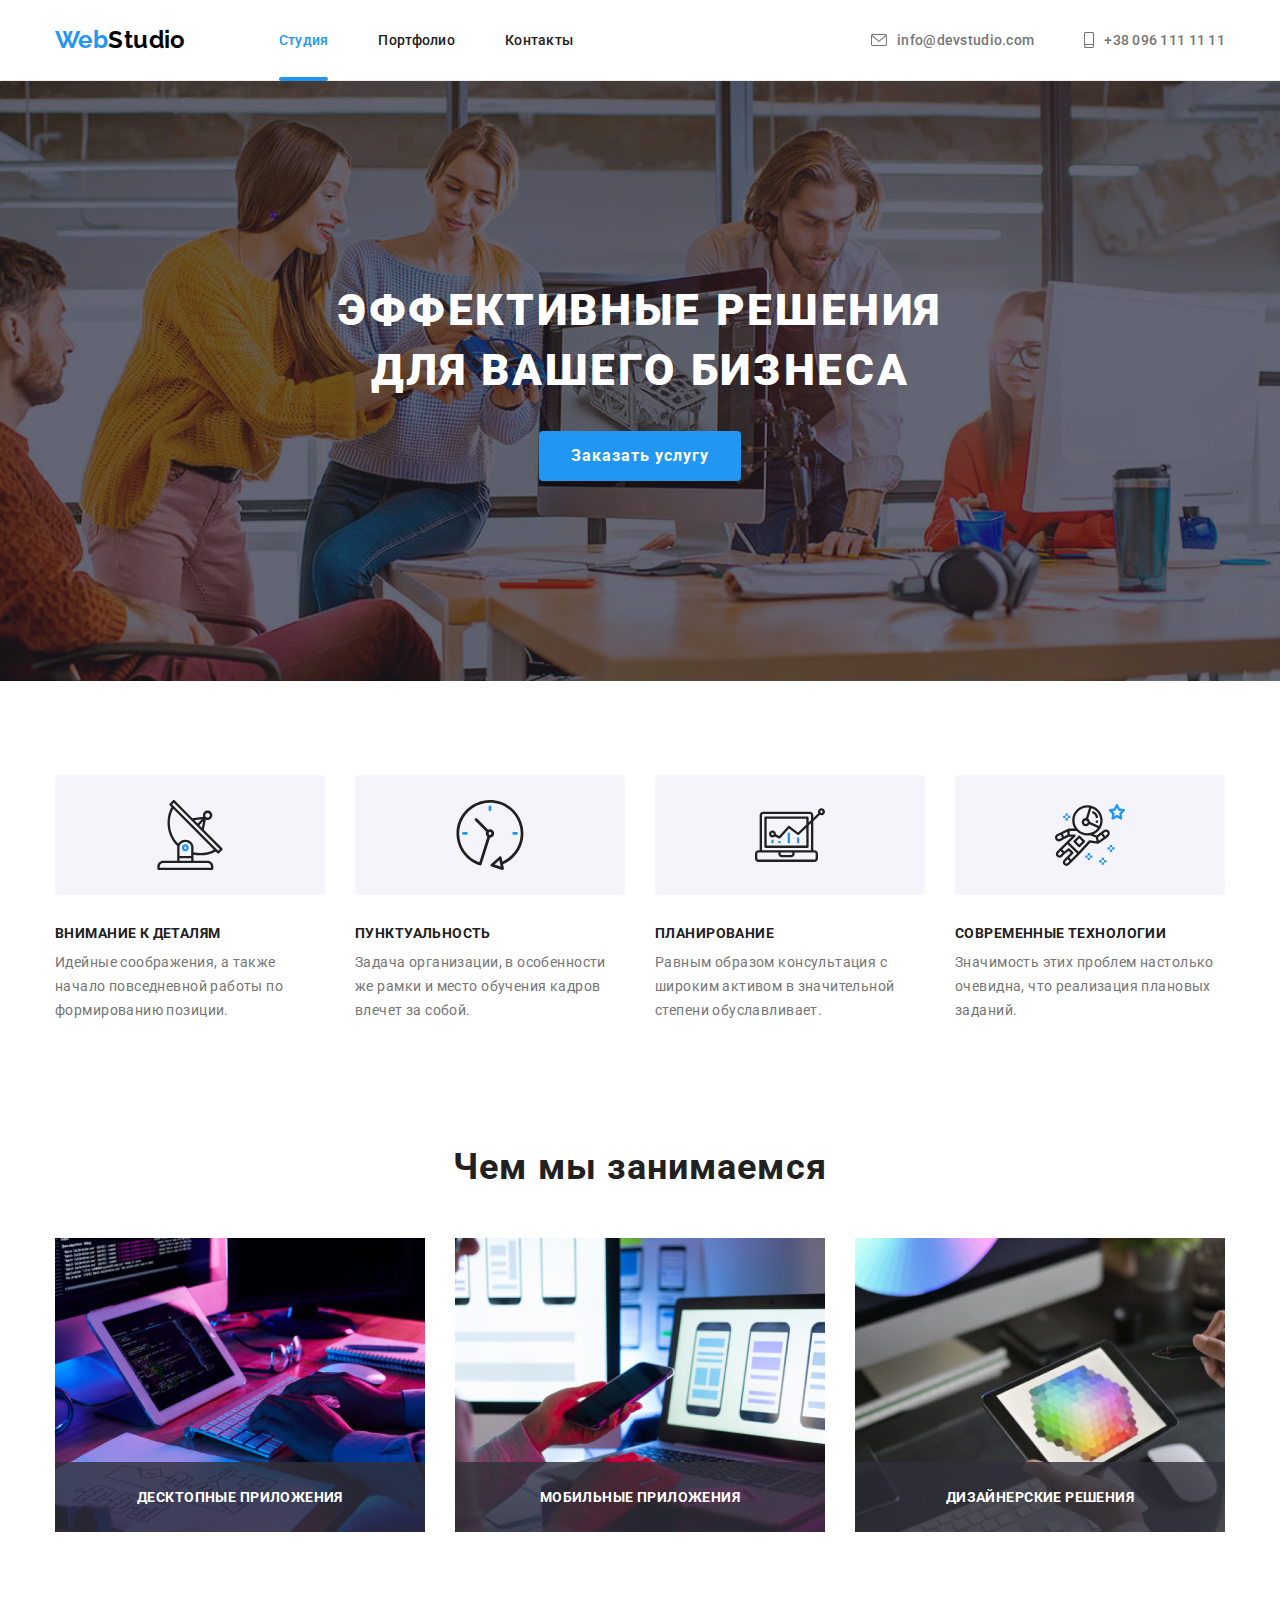
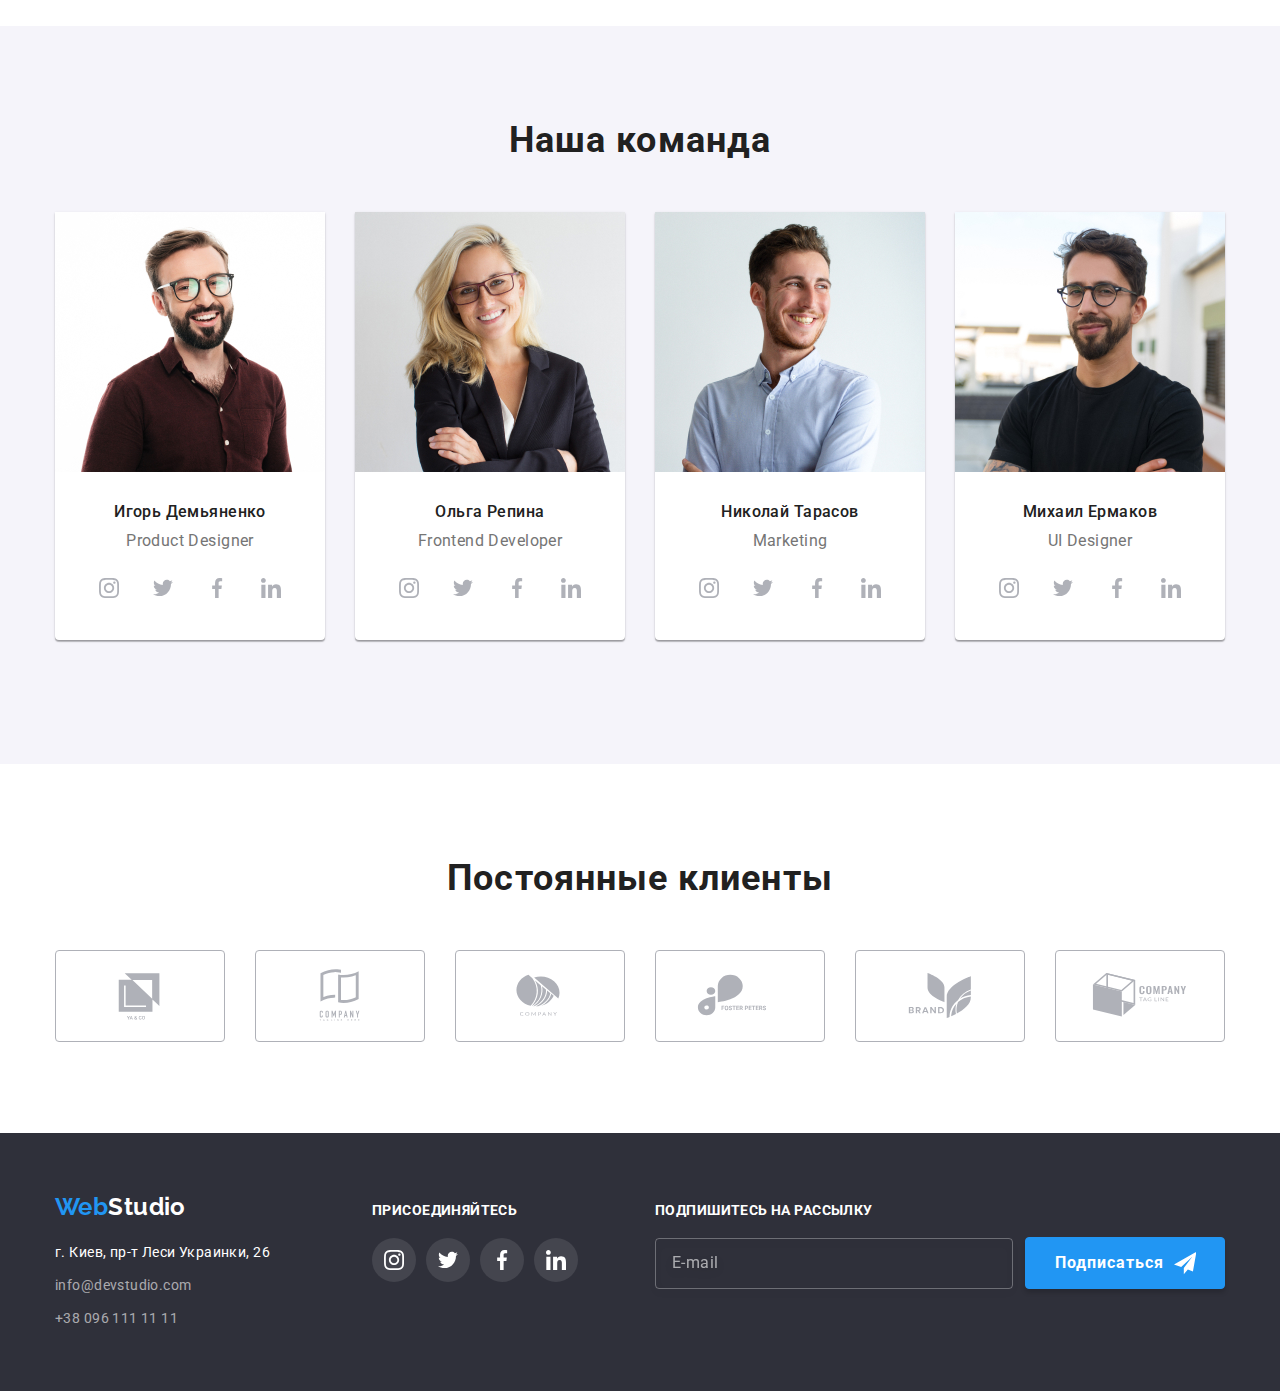
<file: index.html>
<!DOCTYPE html>
<html lang="ru">
<head>
    <meta charset="UTF-8">
    <meta http-equiv="X-UA-Compatible" content="IE=edge">
    <meta name="viewport" content="width=device-width, initial-scale=1.0">
    <link rel="stylesheet" href="https://cdnjs.cloudflare.com/ajax/libs/modern-normalize/1.0.0/modern-normalize.min.css" />
    <link rel="preconnect" href="https://fonts.gstatic.com">
    <link href="https://fonts.googleapis.com/css2?family=Raleway:wght@700&family=Roboto:wght@400;500;700;900&display=swap"
        rel="stylesheet">
    <!-- <link rel="stylesheet" href="./css/style.css"> -->
    <link rel="stylesheet" href="./css/main.min.css">
    <title>WEBStudio</title>
</head>
<body id="page_top">
                <!-- шапка -->
    <header class='header'>
                <!-- навигация -->
        <div class="container flex-item-center">
            <nav class="header__nav flex-item-center"> 
                <a class="logo logo--header link" href="./index.html" lang="en"> <span class="logo__web">Web</span>Studio</a>                  
                <ul class="header__nav__list list ">
                    <li class="header__nav__item"><a class="header__list__item link header-current" href="./index.html">Студия</a></li>
                    <li class="header__nav__item"><a class="header__list__item link" href="./portfolio.html">Портфолио</a></li>
                    <li class="header__nav__item"><a class="header__list__item link" href="#page_bottom">Контакты</a></li> 
                </ul>   
            </nav> 
            <button type="button" class="modal-menu__button" data-menu-button>
                <svg class="modal-menu__button__modal-icon-open">
                    <use href="./images/icons.svg#icon-menu-open">
                    </use>
                </svg>
            </button>
            <ul class="header__content list">
                <li class="header__content__list">
                    <a class="header__content__item link" href="mailto:info@devstudio.com">
                        <svg width="16" height="12" class="header__icon__mail">
                        <use href="./images/icons.svg#icon-mail">                    
                        </use>
                    </svg>
                        info@devstudio.com</a>
                </li>
                <li class="header__content__list">
                    <a class="header__content__item link" href="tel:+380961111111">
                    <svg width="10" height="16" class="header__icon__smartphone">
                        <use href="./images/icons.svg#icon-smartphone">
                        </use>
                    </svg>
                    +38 096 111 11 11</a></li>
            </ul>
            <div class="modal-menu" data-menu>
                <div class="modal-menu__container">
                    <button type="button" class="modal-menu__close-button" data-menu-close>
                        <svg class="modal-menu__close-button__modal-icon-close">
                            <use href="./images/icons.svg#icon-menu-close">
                            </use>
                        </svg>
                    </button>
                    <ul class="modal-menu__navigation list">
                        <li class="navigation__list">
                            <a class="navigation__item link header-current" href="./index.html">Студия</a>
                        </li>
                        <li class="navigation__list">
                            <a class="navigation__item link" href="./portfolio.html">Портфолио</a>
                        </li>
                        <li class="navigation__list">
                            <a class="navigation__item link" href="#page_bottom">Контакты</a>
                        </li>
                    </ul>
                    <div>
                    <ul class="modal-menu__contacts list">
                        <li class="contacts__list">
                            <a class="contacts__item-tel link" href="tel:+380961111111">+38096 111 11 11</a>
                        </li>
                        <li class="contacts__list">
                            <a class="contacts__item-mail link" href="mailto:info@devstudio.com">info@devstudio.com</a>
                        </li>
                    </ul>
                    <ul class="modal-menu__social list">
                        <li class="modal-menu__social__list">
                            <a class="modal-menu__social__item link" href="https://www.instagram.com/">Instagram</a>
                        </li>
                        <li class="modal-menu__social__list">
                            <a class="modal-menu__social__item link" href="https://twitter.com/">Twitter</a>
                        </li>
                        <li class="modal-menu__social__list">
                            <a class="modal-menu__social__item link" href="https://www.facebook.com/">Facebook</a>
                        </li>
                        <li class="modal-menu__social__list">
                            <a class="modal-menu__social__item link" href="https://www.linkedin.com/">Linkedin</a>
                        </li>
                    </ul>
                    </div>
                </div>
                
            </div>
        </div>
        
    </header>
    <main>
                
        <!-- hero -->

            <section class="hero">
                    <div class="container">
                        <h1 class="hero__title">Эффективные решения для вашего бизнеса</h1>
                        <button class="hero__button" type="button" data-modal-open> Заказать услугу</button>
                    </div>
            </section>
        <!-- webstudio prefs -->
            <section class="section-half-bottom" >
                        <div class="container">
                    <!-- hiden head h2  -->
                    <h2 class="hiden-title">Преимущества веб студии</h2>
                    <!--  hiden head h2 -->
                    <ul class='prefs list'>
                        <li class='prefs__item'>
                            <div class="prefs__bg">
                                <svg width='70' height='70'>
                                    <use href="./images/icons.svg#icon-antenna">
                                    </use>
                                </svg> 
                            </div>                        
                            <h3 class='prefs__item__h'>Внимание к деталям</h3>
                            <p class=prefs__item__p>Идейные соображения, а также начало повседневной работы по формированию позиции.</p>
                        </li>
                        <li class='prefs__item'>
                            <div class="prefs__bg">
                                <svg width='70' height='70'>
                                    <use href="./images/icons.svg#icon-clock">
                                    </use>
                                </svg>
                            </div>
                            <h3 class='prefs__item__h'>Пунктуальность</h3>
                            <p class=prefs__item__p>Задача организации, в особенности же рамки и место обучения кадров влечет за собой.</p>
                        </li>
                        <li class='prefs__item'>
                            <div class="prefs__bg">
                                <svg width='70' height='70'>
                                    <use href=./images/icons.svg#icon-diagram>
                                    </use>
                                </svg>
                            </div>
                            <h3 class='prefs__item__h'>Планирование</h3>
                            <p class=prefs__item__p>Равным образом консультация с широким активом в значительной степени обуславливает.</p>
                        </li>
                        <li class='prefs__item'>
                            <div class="prefs__bg">
                                <svg width='70' height='70'>
                                    <use href=./images/icons.svg#icon-astronaut>
                                    </use>
                                </svg>
                            </div>
                            <h3 class='prefs__item__h'>Современные технологии</h3>
                            <p class=prefs__item__p>Значимость этих проблем настолько очевидна, что реализация плановых заданий.</p>
                        </li>
                    </ul>
                        </div>
            </section>

                
                <!-- Чем мы занимаемся -->
         <section class='section-half-top what-wedo'>
            <div class="container">
                <h2 class='section-title section-title--h-indent '>Чем мы занимаемся</h2>
                <ul class='what-wedo__list flex list'>
                    <li class='what-wedo__list__item'>
                        <picture class="wedo__list__picture">
                            <source
                                srcset="./images/1200/wedo-1200-x1/wedo-card-1200-x1-(1).jpg 1x, ./images/1200/wedo-1200-x2/wedo-card-1200-(1)@2x.jpg 2x" media="(min-width: 1200px)">
                            <img src="#" alt="Десктопные приложения" width="370" height="294">
                        </picture>
                    <p class="wrapper-description wrapper-description--what-wedo">Десктопные приложения</p></li>
                    <li class='what-wedo__list__item'>
                        <picture class="wedo__list__picture">
                            <source
                                srcset="./images/1200/wedo-1200-x1/wedo-card-1200-x1-(2).jpg 1x, ./images/1200/wedo-1200-x2/wedo-card-1200-(2)@2x.jpg 2x"
                                media="(min-width: 1200px)">
                            <img src="#" alt="Мобильные приложения" width="370" height="294">
                        </picture>
                    <p class="wrapper-description  wrapper-description--what-wedo">Мобильные приложения</p></li>
                    <li class='what-wedo__list__item'>
                        <picture class="wedo__list__picture">
                            <source
                                srcset="./images/1200/wedo-1200-x1/wedo-card-1200-x1-(3).jpg 1x, ./images/1200/wedo-1200-x2/wedo-card-1200-(3)@2x.jpg 2x"
                                media="(min-width: 1200px)">
                            <img src="#" alt="Дизайнерские решения" width="370" height="294">
                        </picture>
                    <p class="wrapper-description wrapper-description--what-wedo">Дизайнерские решения</p></li>
                </ul>
            </div>
         </section>

                <!-- Наша команда -->

            <section class='section our-team'>
                <div class="container">
                    <h2 class='section-title section-title--h-indent '>Наша команда</h2>
                    <ul class='our-team__list list'>
                        <li class='our-team__list__item'>
                            <picture class="our-team__list__picture">
                                <source srcset="./images/1200/team-1200-x1/team-card-1200-x1-(1).jpg 1x, ./images/1200/team-1200-x2/team-card-1200-(1)@2x.jpg 2x" media="(min-width: 1200px)">
                                <source srcset="./images/768/team-768-x1/team-card-768-x1-(1).jpg 1x, ./images/768/team-768-x2/team-card-768-(1)@2x.jpg 2x" media="(min-width: 768px)">
                                <source srcset="./images/480/team-480-x1/team-card-480-x1-(1).jpg 1x, ./images/480/team-480-x2/team-card-480-(1)@2x.jpg 2x" media="(min-width: 480px)">
                                <source srcset="./images/320/team-320-x1/team-card-320-x1-(1).jpg 1x, ./images/320/team-320-x2/team-card-320-(1)@2x.jpg 2x" media="(min-width: 320px)">
                                <img class='our-team__list__i' src="#" alt="фото Игоря">
                            </picture>
                            <div class="our-team__list__description">
                                <h3  class='our-team__list__description__h'>Игорь Демьяненко</h3>
                                <p  class='our-team__list__description__p' lang="en">Product Designer</p>
                                <ul class="social-list item-center list">
                                    <li class="social-list__item">
                                        <a class="social-list__item__link" href="https://www.instagram.com/">
                                            <svg class="social-list__icon" width="20" height="20">
                                                <use href=./images/icons.svg#icon-instagram></use>
                                            </svg>
                                        </a>
                                    </li>
                                    <li class="social-list__item">
                                        <a class="social-list__item__link" href="https://twitter.com/">
                                            <svg class="social-list__icon" width="20" height="20">
                                                <use href=./images/icons.svg#icon-twitter></use>
                                            </svg>
                                        </a>
                                    </li>
                                    <li class="social-list__item">
                                        <a class="social-list__item__link" href="https://www.facebook.com/">
                                            <svg class="social-list__icon" width="20" height="20">
                                                <use href=./images/icons.svg#icon-facebook></use>
                                            </svg>
                                        </a>
                                    </li>
                                    <li class="social-list__item">
                                        <a class="social-list__item__link" href="https://www.linkedin.com/">
                                            <svg class="social-list__icon" width="20" height="20">
                                                <use href=./images/icons.svg#icon-linkedin></use>
                                            </svg>
                                        </a>
                                    </li>
                                </ul>
                            </div>
                        </li>
                        <li class='our-team__list__item'>
                            <picture class="our-team__list__picture">
                                <source
                                    srcset="./images/1200/team-1200-x1/team-card-1200-x1-(2).jpg 1x, ./images/1200/team-1200-x2/team-card-1200-(2)@2x.jpg 2x" media="(min-width: 1200px)">
                                <source
                                    srcset="./images/768/team-768-x1/team-card-768-x1-(2).jpg 1x, ./images/768/team-768-x2/team-card-768-(2)@2x.jpg 2x" media="(min-width: 768px)">
                                <source
                                    srcset="./images/480/team-480-x1/team-card-480-x1-(2).jpg 1x, ./images/480/team-480-x2/team-card-480-(2)@2x.jpg 2x" media="(min-width: 480px)">
                                <source
                                    srcset="./images/320/team-320-x1/team-card-320-x1-(2).jpg 1x, ./images/320/team-320-x2/team-card-320-(2)@2x.jpg 2x" media="(min-width: 320px)">
                                <img class='our-team__list__i' src="#" alt="фото Ольги">
                            </picture>
                            <div class="our-team__list__description">
                                <h3 class='our-team__list__description__h'>Ольга Репина</h3>
                                <p class='our-team__list__description__p' lang="en">Frontend Developer</p>
                                <ul class="social-list item-center list">
                                    <li class="social-list__item">
                                        <a class="social-list__item__link" href="https://www.instagram.com/">
                                            <svg class="social-list__icon" width="20" height="20">
                                                <use href=./images/icons.svg#icon-instagram></use>
                                            </svg>
                                        </a>
                                    </li>
                                    <li class="social-list__item">
                                        <a class="social-list__item__link" href="https://twitter.com/">
                                            <svg class="social-list__icon" width="20" height="20">
                                                <use href=./images/icons.svg#icon-twitter></use>
                                            </svg>
                                        </a>
                                    </li>
                                    <li class="social-list__item">
                                        <a class="social-list__item__link" href="https://www.facebook.com/">
                                            <svg class="social-list__icon" width="20" height="20">
                                                <use href=./images/icons.svg#icon-facebook></use>
                                            </svg>
                                        </a>
                                    </li>
                                    <li class="social-list__item">
                                        <a class="social-list__item__link" href="https://www.linkedin.com/">
                                            <svg class="social-list__icon" width="20" height="20">
                                                <use href=./images/icons.svg#icon-linkedin></use>
                                            </svg>
                                        </a>
                                    </li>
                                </ul>
                            </div>
                        </li>
                        <li class='our-team__list__item'>
                        <picture class="our-team__list__picture">
                            <source
                                srcset="./images/1200/team-1200-x1/team-card-1200-x1-(3).jpg 1x, ./images/1200/team-1200-x2/team-card-1200-(3)@2x.jpg 2x" media="(min-width: 1200px)">
                            <source
                                srcset="./images/768/team-768-x1/team-card-768-x1-(3).jpg 1x, ./images/768/team-768-x2/team-card-768-(3)@2x.jpg 2x" media="(min-width: 768px)">
                            <source
                                srcset="./images/480/team-480-x1/team-card-480-x1-(3).jpg 1x, ./images/480/team-480-x2/team-card-480-(3)@2x.jpg 2x" media="(min-width: 480px)">
                            <source
                                srcset="./images/320/team-320-x1/team-card-320-x1-(3).jpg 1x, ./images/320/team-320-x2/team-card-320-(3)@2x.jpg 2x" media="(min-width: 320px)">
                            <img class='our-team__list__i' src="#" alt="фото Николая">
                        </picture>
                            <div class="our-team__list__description">
                                <h3 class='our-team__list__description__h'>Николай Тарасов</h3>
                                <p class='our-team__list__description__p' lang="en">Marketing</p>
                                <ul class="social-list item-center list">
                                    <li class="social-list__item">
                                        <a class="social-list__item__link" href="https://www.instagram.com/">
                                            <svg class="social-list__icon" width="20" height="20">
                                                <use href=./images/icons.svg#icon-instagram></use>
                                            </svg>
                                        </a>
                                    </li>
                                    <li class="social-list__item">
                                        <a class="social-list__item__link" href="https://twitter.com/">
                                            <svg class="social-list__icon" width="20" height="20">
                                                <use href=./images/icons.svg#icon-twitter></use>
                                            </svg>
                                        </a>
                                    </li>
                                    <li class="social-list__item">
                                        <a class="social-list__item__link" href="https://www.facebook.com/">
                                            <svg class="social-list__icon" width="20" height="20">
                                                <use href=./images/icons.svg#icon-facebook></use>
                                            </svg>
                                        </a>
                                    </li>
                                    <li class="social-list__item">
                                        <a class="social-list__item__link" href="https://www.linkedin.com/">
                                            <svg class="social-list__icon" width="20" height="20">
                                                <use href=./images/icons.svg#icon-linkedin></use>
                                            </svg>
                                        </a>
                                    </li>
                                </ul>
                            </div>
                        </li>
                        <li class='our-team__list__item'>
                        <picture class="our-team__list__picture">
                            <source
                                srcset="./images/1200/team-1200-x1/team-card-1200-x1-(4).jpg 1x, ./images/1200/team-1200-x2/team-card-1200-(4)@2x.jpg 2x" media="(min-width: 1200px)">
                            <source
                                srcset="./images/768/team-768-x1/team-card-768-x1-(4).jpg 1x, ./images/768/team-768-x2/team-card-768-(4)@2x.jpg 2x" media="(min-width: 768px)">
                            <source
                                srcset="./images/480/team-480-x1/team-card-480-x1-(4).jpg 1x, ./images/480/team-480-x2/team-card-480-(4)@2x.jpg 2x" media="(min-width: 480px)">
                            <source
                                srcset="./images/320/team-320-x1/team-card-320-x1-(4).jpg 1x, ./images/320/team-320-x2/team-card-320-(4)@2x.jpg 2x" media="(min-width: 320px)">
                            <img class='our-team__list__i' src="#" alt="фото Михаила">
                        </picture>
                            <div class="our-team__list__description">
                                <h3 class='our-team__list__description__h'>Михаил Ермаков</h3>
                                <p class='our-team__list__description__p' lang="en">UI Designer</p>
                                <ul class="social-list item-center list">
                                    <li class="social-list__item">
                                        <a class="social-list__item__link" href="https://www.instagram.com/">
                                            <svg class="social-list__icon" width="20" height="20">
                                                <use href=./images/icons.svg#icon-instagram></use>
                                            </svg>
                                        </a>
                                    </li>
                                    <li class="social-list__item">
                                        <a class="social-list__item__link" href="https://twitter.com/">
                                            <svg class="social-list__icon" width="20" height="20">
                                                <use href=./images/icons.svg#icon-twitter></use>
                                            </svg>
                                        </a>
                                    </li>
                                    <li class="social-list__item">
                                        <a class="social-list__item__link" href="https://www.facebook.com/">
                                            <svg class="social-list__icon" width="20" height="20">
                                                <use href=./images/icons.svg#icon-facebook></use>
                                            </svg>
                                        </a>
                                    </li>
                                    <li class="social-list__item">
                                        <a class="social-list__item__link" href="https://www.linkedin.com/">
                                            <svg class="social-list__icon" width="20" height="20">
                                                <use href=./images/icons.svg#icon-linkedin></use>
                                            </svg>
                                        </a>
                                    </li>
                                </ul>
                            </div>
                        </li>
                    </ul>
                </div>
            </section>
                            <!-- clients -->
            <section class="section-clients">
                <div class="container">
                    <h2 class="section-title section-title--h-indent ">Постоянные клиенты</h2>
                    <ul class="client__list list">
                        <li class="clients__logo">
                            <a class="clients__logo__icon" href="#">
                                <svg width="106" height="60">
                                    <use href="./images/icons.svg#icon-logo"></use>
                                </svg>
                            </a>
                        </li>
                        <li class="clients__logo">
                            <a class="clients__logo__icon" href="#">
                                <svg  width="106" height="60">
                                    <use href="./images/icons.svg#icon-logo-1"></use>
                                </svg>
                            </a>
                        </li>
                        <li class="clients__logo">
                            <a class="clients__logo__icon" href="#">
                                <svg width="106" height="60">
                                    <use href="./images/icons.svg#icon-logo-2"></use>
                                </svg>
                            </a>
                        </li>
                        <li class="clients__logo">
                            <a class="clients__logo__icon" href="#">
                                <svg width="106" height="60">
                                    <use href="./images/icons.svg#icon-logo-3"></use>
                                </svg>
                            </a>
                        </li>
                        <li class="clients__logo">
                            <a class="clients__logo__icon" href="#">
                                <svg width="106" height="60">
                                    <use href="./images/icons.svg#icon-logo-4"></use>
                                </svg>
                            </a>
                        </li>
                        <li class="clients__logo">
                            <a class="clients__logo__icon" href="#">
                                <svg width="106" height="60">
                                    <use href="./images/icons.svg#icon-logo-5"></use>
                                </svg>
                            </a>
                        </li>
                    </ul>

                </div>
            </section>

    </main>
               
            <!-- футер -->
        
    <footer  class='footer'>
        <div class="container flex-items-baseline">
                    <!-- adress container -->
            <div class="footer__adress__container">
                <a class="logo logo--footer link" href="#page_top" lang="en"> <span class="logo__web">Web</span>Studio</a>
                <address class='footer-adress'>                
                    <ul id="page_bottom" class='adress list'>
                        <li class='footer-adress__item'>
                            <a class='footer-adress__map link' href="https://goo.gl/maps/jqeXpjSZVA85hrm66" rel="noreferrer noopener">г. Киев, пр-т Леси Украинки, 26</a>
                        </li>
                        <li class='footer-adress__item'>
                            <a class='footer-adress__cont link' href="mailto:info@devstudio.com">info@devstudio.com</a>
                        </li>
                        <li class='footer-adress__item'>
                            <a class='footer-adress__cont link' href="tel:+380961111111">+38 096 111 11 11</a>
                        </li>
                    </ul>
                </address>
            </div>
                    <!-- follow container -->
            <div class="footer-follow footer-follow--right">
                <h3 class="wrapper-description wrapper-description--follow-us">присоединяйтесь</h3>
                <ul class="social-list item-center flex list">
                    <li class="social-list__item social-list__item--background">
                        <a class="social-list__item__link social-list__item__link--text__white" href="https://www.instagram.com/">
                            <svg class="social-list__icon" width="20" height="20">
                                <use href=./images/icons.svg#icon-instagram></use>
                            </svg>
                        </a>
                    </li>
                    <li class="social-list__item social-list__item--background">
                        <a class="social-list__item__link social-list__item__link--text__white" href="https://twitter.com/">
                            <svg class="social-list__icon" width="20" height="20">
                                <use href=./images/icons.svg#icon-twitter></use>
                            </svg>
                        </a>
                    </li>
                    <li class="social-list__item social-list__item--background">
                        <a class="social-list__item__link social-list__item__link--text__white" href="https://www.facebook.com/">
                            <svg class="social-list__icon" width="20" height="20">
                                <use href=./images/icons.svg#icon-facebook></use>
                            </svg>
                        </a>
                    </li>
                    <li class="social-list__item social-list__item--background">
                        <a class="social-list__item__link social-list__item__link--text__white" href="https://www.linkedin.com/">
                            <svg class="social-list__icon" width="20" height="20">
                                <use href=./images/icons.svg#icon-linkedin></use>
                            </svg>
                        </a>
                    </li>
                </ul>
            </div>
                            <!-- subscribe on us -->
            <div class="footer-subscribe footer-subscribe--end">
                <form action="#" class="footer-subscribe-form">
                    <div class="footer-subscribe-form__container">
                        <label for="footer-email" class="wrapper-description wrapper-description--subscribe">Подпишитесь на рассылку</label>
                        <input id="footer-email" class="footer-subscribe-form__email" type="email" name="subscribe-email" placeholder="E-mail" required>
                    </div>
                    <button type="submit" class="footer-subscribe-button">Подписаться<svg class="footer-subscribe-button__icon">
                            <use href="./images/icons.svg#icon-subscribe"></use>
                        </svg>
                    </button>
                </form>
            </div>
        </div>
    </footer>
    <div class="backdrop is-hidden" data-modal>
        <div class="modal">
            <button class="modal-button-close" data-modal-close type="button">
                <svg class="modal-button-close__icon-close">
                    <use href="./images/icons.svg#icon-close"></use>
                </svg>
            </button>
            <form action="#" class="modal-form">
                <p class="modal-form__title">Оставьте свои данные, мы вам перезвоним</p>
                <div class="album-rotation">
                    <div class="album-rotation__main">
                        <label for="name" class="modal-form__label-text">Имя</label>
                        <div class="modal-form__input-wrapper">
                            <input id="name" class="modal-form__input__text" type="text" name="user-name" placeholder="Имя" required>
                            <svg class="modal-form__input__icon">
                                <use href="./images/icons.svg#icon-person-modal"></use>
                            </svg>
                        </div>
                        <label for="tell" class="modal-form__label-text">Телефон</label>
                        <div class="modal-form__input-wrapper">
                            <input id="tell" class="modal-form__input__text"  type="tel" name="user-tel" placeholder="Телефон" required>
                            <svg class="modal-form__input__icon">
                                <use href="./images/icons.svg#icon-phone-modal"></use>
                            </svg>
                        </div>
                    
                        <label for="email" class="modal-form__label-text">Почта</label>
                        <div class="modal-form__input-wrapper">
                            <input id="email" class="modal-form__input__text"  type="email" name="user-email" placeholder="Почта" required>
                            <svg class="modal-form__input__icon">
                                <use href="./images/icons.svg#icon-email-modal"></use>
                            </svg>
                        </div>
                    </div>
                    <div class="album-rotation__textarea">
                        <label for="area" class="modal-form__label-text">Комментарий</label>
                            <textarea id="area"  class="modal-form__input-textarea"  name="user-comment"  placeholder="Комментарий" ></textarea>
                    </div>
                </div>
                <div class="private-policy modal-form__private-policy--indent">
                        <input id="checkbox" class="private-policy__custom-checkbox"  type="checkbox" name="private" required>
                        <label class="private-policy__label-checkbox" for="checkbox">
                    <span class="private-policy__text" >Соглашаюсь с рассылкой и принимаю <a class="private-policy__link" href="#">Условия договора</a></span>
                    </label>
                </div>
                <button class="modal-button-send" type="submit">Отправить</button>
            </form>

        </div>
    </div>
    <script src="./js/modal.js"></script>
    <script src="./js/menu.js"></script>
</body>
</html>
</file>
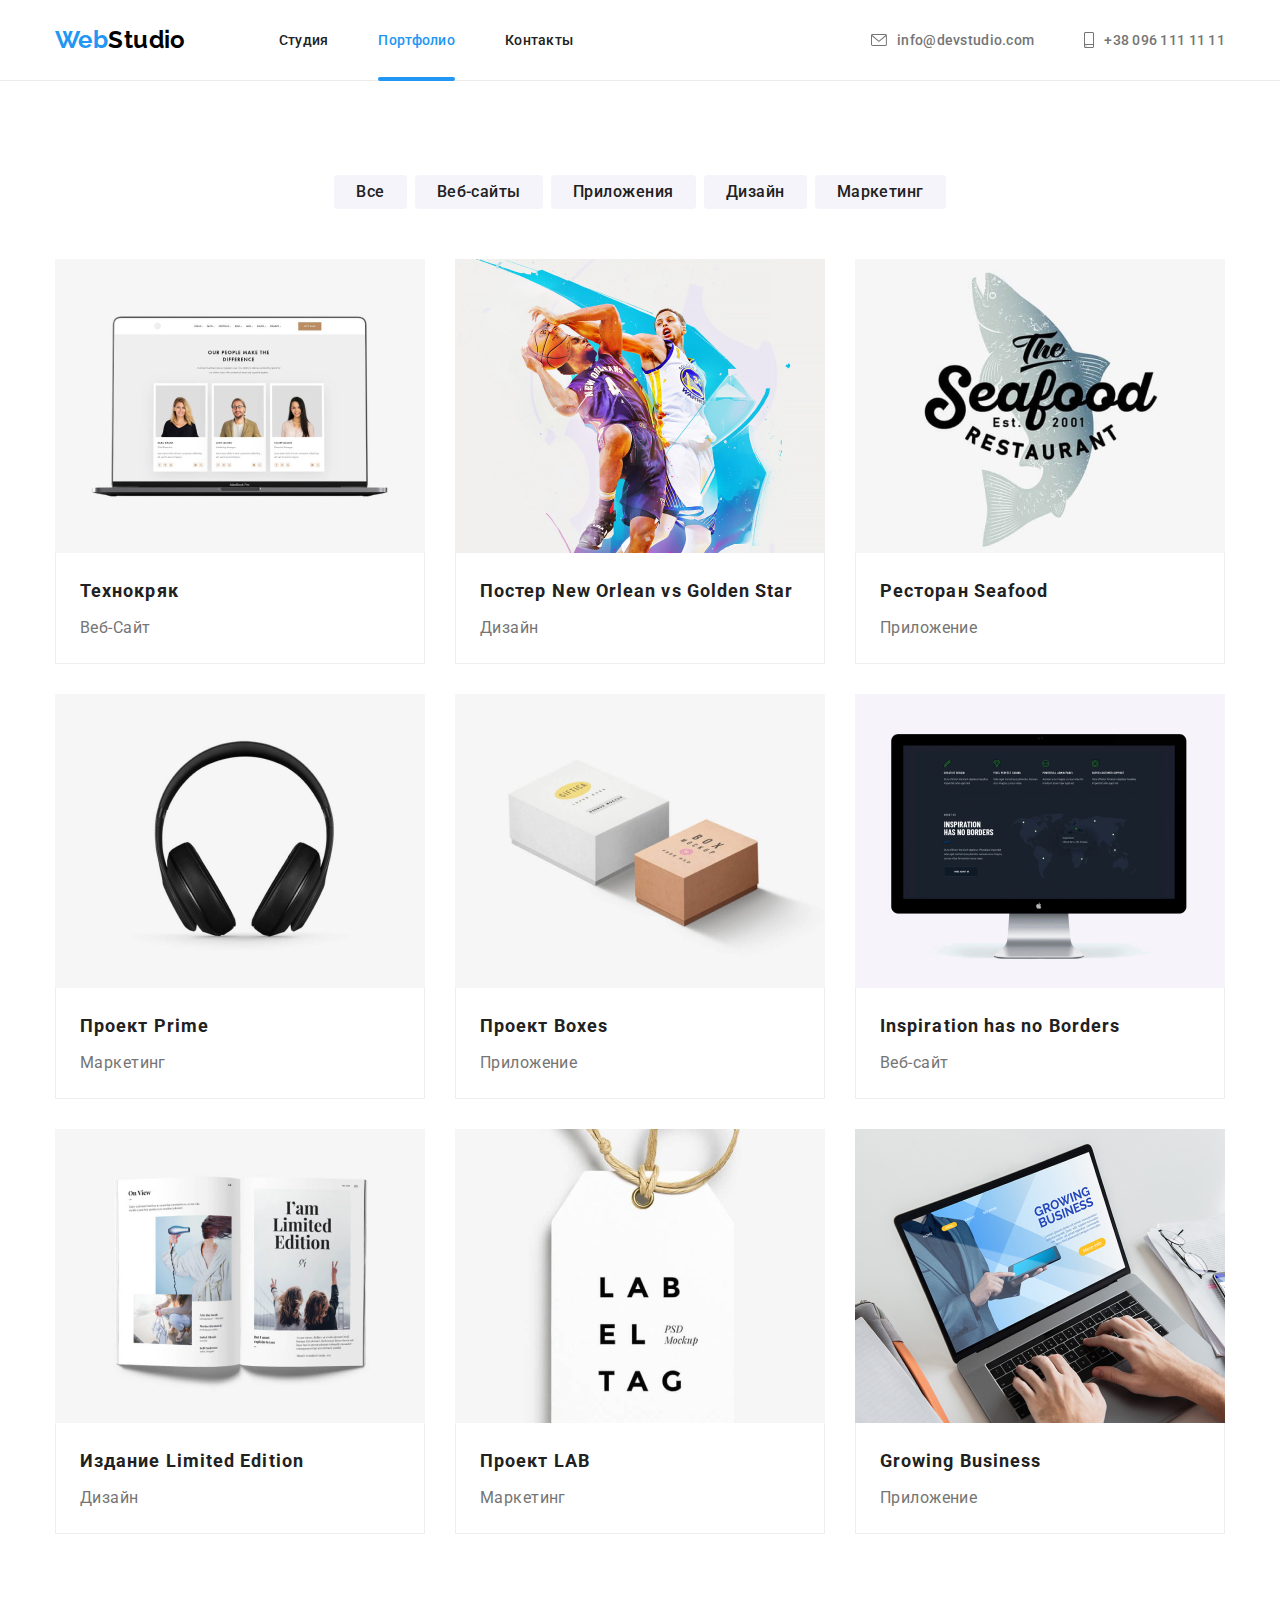
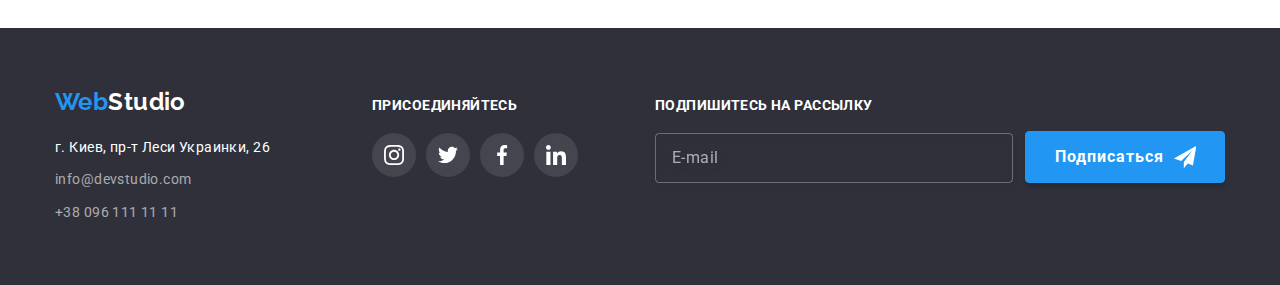
<file: portfolio.html>
<!DOCTYPE html>
<html lang="ru">

<head>
    <meta charset="UTF-8">
    <meta http-equiv="X-UA-Compatible" content="IE=edge">
    <meta name="viewport" content="width=device-width, initial-scale=1.0">
    <link rel="stylesheet" href="https://cdnjs.cloudflare.com/ajax/libs/modern-normalize/1.0.0/modern-normalize.min.css" />
    <link rel="stylesheet" href="./css/main.min.css">
    <link rel="preconnect" href="https://fonts.gstatic.com">
    <link href="https://fonts.googleapis.com/css2?family=Raleway:wght@700&family=Roboto:wght@400;500;700;900&display=swap"
        rel="stylesheet">
    <title>WEBStudio</title>
</head>

<body  id="page_top" >
    <!-- шапка -->
    <header class='header'>
        <!-- навигация -->
        <div class="container flex-item-center">
            <nav class="header__nav flex-item-center">
                <a class="logo logo--header link" href="./index.html" lang="en"> <span
                        class="logo__web">Web</span>Studio</a>
                <ul class="header__nav__list list ">
                    <li class="header__nav__item"><a class="header__list__item link"
                            href="./index.html">Студия</a></li>
                    <li class="header__nav__item"><a class="header__list__item link header-current" href="./portfolio.html">Портфолио</a>
                    </li>
                    <li class="header__nav__item"><a class="header__list__item link" href="#page_bottom">Контакты</a></li>
                </ul>
            </nav>
            <button type="button" class="modal-menu__button" data-menu-button>
                <svg class="modal-menu__button__modal-icon-open">
                    <use href="./images/icons.svg#icon-menu-open">
                    </use>
                </svg>
            </button>
            <ul class="header__content list">
                <li class="header__content__list">
                    <a class="header__content__item link" href="mailto:info@devstudio.com">
                        <svg width="16" height="12" class="header__icon__mail">
                            <use href="./images/icons.svg#icon-mail">
                            </use>
                        </svg>
                        info@devstudio.com</a>
                </li>
                <li class="header__content__list">
                    <a class="header__content__item link" href="tel:+380961111111">
                        <svg width="10" height="16" class="header__icon__smartphone">
                            <use href="./images/icons.svg#icon-smartphone">
                            </use>
                        </svg>
                        +38 096 111 11 11</a>
                </li>
            </ul>
            <div class="modal-menu" data-menu>
                <div class="modal-menu__container">
                    <button type="button" class="modal-menu__close-button" data-menu-close>
                        <svg class="modal-menu__close-button__modal-icon-close">
                            <use href="./images/icons.svg#icon-menu-close">
                            </use>
                        </svg>
                    </button>
                    <ul class="modal-menu__navigation list">
                        <li class="navigation__list">
                            <a class="navigation__item link " href="./index.html">Студия</a>
                        </li>
                        <li class="navigation__list">
                            <a class="navigation__item link header-current" href="./portfolio.html">Портфолио</a>
                        </li>
                        <li class="navigation__list">
                            <a class="navigation__item link" href="#page_bottom">Контакты</a>
                        </li>
                    </ul>
                    <div>
                        <ul class="modal-menu__contacts list">
                            <li class="contacts__list">
                                <a class="contacts__item-tel link" href="tel:+380961111111">+38096 111 11 11</a>
                            </li>
                            <li class="contacts__list">
                                <a class="contacts__item-mail link" href="mailto:info@devstudio.com">info@devstudio.com</a>
                            </li>
                        </ul>
                        <ul class="modal-menu__social list">
                            <li class="modal-menu__social__list">
                                <a class="modal-menu__social__item link" href="https://www.instagram.com/">Instagram</a>
                            </li>
                            <li class="modal-menu__social__list">
                                <a class="modal-menu__social__item link" href="https://twitter.com/">Twitter</a>
                            </li>
                            <li class="modal-menu__social__list">
                                <a class="modal-menu__social__item link" href="https://www.facebook.com/">Facebook</a>
                            </li>
                            <li class="modal-menu__social__list">
                                <a class="modal-menu__social__item link" href="https://www.linkedin.com/">Linkedin</a>
                            </li>
                        </ul>
                    </div>
                </div>
            
            </div>
        </div>
    </header>
        <!-- main content  -->
    <main>
        <!-- filter content section -->
        <section class='section-portfolio'>
            <div class="container">
                <!-- hiden title -->
                <h1 class='hiden-title'>Портфолио</h1>
                <h2 class='hiden-title'>Фильтр работ</h2>
                <!-- hiden title -->
                <ul class='portfolio__buttons-list portfolio__buttons-list--indent list'>
                    <li class='portfolio__buttons-list__item'>
                        <button class='portfolio__buttons-list__item-button' type="button">Все</button>
                    </li>
                    <li class='portfolio__buttons-list__item'>
                        <button class='portfolio__buttons-list__item-button' type="button">Веб-сайты</button>
                    </li>
                    <li class='portfolio__buttons-list__item'>
                        <button class='portfolio__buttons-list__item-button' type="button">Приложения</button>
                    </li>
                    <li class='portfolio__buttons-list__item'>
                        <button class='portfolio__buttons-list__item-button' type="button">Дизайн</button>
                    </li>
                    <li class='portfolio__buttons-list__item'>
                        <button class='portfolio__buttons-list__item-button' type="button">Маркетинг</button>
                    </li>                    
                </ul>
                <ul class='portf portf--indent list'>
                    <li class='portf__list'>
                        <a class="portf__list__item link" href="">
                            <div class="portf__list__item__card-main">
                                <picture class="portf__list__picture">
                                    <source
                                        srcset="./images/1200/portfolio-1200-x1/portf-card-1200-x1-(1).jpg 1x, ./images/1200/portfolio-1200-x2/portf-card-1200-(1)@2x.jpg 2x"
                                        media="(min-width: 1200px)">
                                    <source
                                        srcset="./images/768/portfolio-768-x1/portf-card-768-x1-(1).jpg 1x, ./images/768/portfolio-768-x2/portf-card-768-(1)@2x.jpg 2x"
                                        media="(min-width: 768px)">
                                    <source
                                        srcset="./images/480/portfolio-480-x1/portf-card-480-x1-(1).jpg 1x, ./images/480/portfolio-480-x2/portf-card-480-(1)@2x.jpg 2x"
                                        media="(min-width: 480px)">
                                    <source
                                        srcset="./images/320/portfolio-320-x1/portf-card-320-x1-(1).jpg 1x, ./images/320/portfolio-320-x2/portf-card-320-(1)@2x.jpg 2x"
                                        media="(min-width: 320px)">
                                    <img class='portf__list__item__card-main__img' src="#" alt="ноутбук с сайтом">
                                </picture>
                                <p class="portf__list__item__card-main__anim">Технокряк это современная площадка распространения коронавируса. Компании используют эту платформу для цифрового шпионажа и атак на защищённые сервера конкурентов.Технокряк это современная площадка распространения коронавируса. Компании используют эту платформу для цифрового шпионажа и атак на защищённые сервера конкурентов.Технокряк это современная площадка распространения коронавируса. Компании используют эту платформу для цифрового  шпионажа и атак на защищённые сервера конкурентов.Технокряк это современная площадка распространения коронавируса. Компании используют эту платформу для цифрового     шпионажа и атак на защищённые сервера конкурентов.
                                    </p>
                            </div>
                            <div class="portf__list__item__card-title">
                                <h3  class='portf__list__item__card-title__h'>Технокряк</h3>
                                <p class='portf__list__item__card-title__p'>Веб-Сайт</p>
                            </div>
                        </a>
                    </li>
                    <li class='portf__list'>
                        <a class="portf__list__item link" href="">
                            <div class="portf__list__item__card-main">
                                <picture class="portf__list__picture">
                                    <source
                                        srcset="./images/1200/portfolio-1200-x1/portf-card-1200-x1-(2).jpg 1x, ./images/1200/portfolio-1200-x2/portf-card-1200-(2)@2x.jpg 2x"
                                        media="(min-width: 1200px)">
                                    <source
                                        srcset="./images/768/portfolio-768-x1/portf-card-768-x1-(2).jpg 1x, ./images/768/portfolio-768-x2/portf-card-768-(2)@2x.jpg 2x"
                                        media="(min-width: 768px)">
                                    <source
                                        srcset="./images/480/portfolio-480-x1/portf-card-480-x1-(2).jpg 1x, ./images/480/portfolio-480-x2/portf-card-480-(2)@2x.jpg 2x"
                                        media="(min-width: 480px)">
                                    <source
                                        srcset="./images/320/portfolio-320-x1/portf-card-320-x1-(2).jpg 1x, ./images/320/portfolio-320-x2/portf-card-320-(2)@2x.jpg 2x"
                                        media="(min-width: 320px)">
                                    <img class='portf__list__item__card-main__img' src="#" alt="постер с баскетбольным матчем">
                                </picture>
                                <p class="portf__list__item__card-main__anim">Технокряк это современная площадка распространения коронавируса. Компании используют эту платформу для цифрового
                                шпионажа и атак на защищённые сервера конкурентов.
                                </p>
                            </div>
                            <div class="portf__list__item__card-title">
                                <h3 class='portf__list__item__card-title__h'>Постер New Orlean vs Golden Star</h3>
                                <p class='portf__list__item__card-title__p'>Дизайн</p>
                            </div>
                        </a>
                    </li>
                    <li class='portf__list'>
                        <a class="portf__list__item link" href="">
                            <div class="portf__list__item__card-main">
                                <picture class="portf__list__picture">
                                    <source
                                        srcset="./images/1200/portfolio-1200-x1/portf-card-1200-x1-(3).jpg 1x, ./images/1200/portfolio-1200-x2/portf-card-1200-(3)@2x.jpg 2x"
                                        media="(min-width: 1200px)">
                                    <source
                                        srcset="./images/768/portfolio-768-x1/portf-card-768-x1-(3).jpg 1x, ./images/768/portfolio-768-x2/portf-card-768-(3)@2x.jpg 2x"
                                        media="(min-width: 768px)">
                                    <source
                                        srcset="./images/480/portfolio-480-x1/portf-card-480-x1-(3).jpg 1x, ./images/480/portfolio-480-x2/portf-card-480-(3)@2x.jpg 2x"
                                        media="(min-width: 480px)">
                                    <source
                                        srcset="./images/320/portfolio-320-x1/portf-card-320-x1-(3).jpg 1x, ./images/320/portfolio-320-x2/portf-card-320-(3)@2x.jpg 2x"
                                        media="(min-width: 320px)">
                                    <img class='portf__list__item__card-main__img' src="#" alt="Постер ресторана Seafood">
                                </picture>
                                <p class="portf__list__item__card-main__anim">Технокряк это современная площадка распространения коронавируса. Компании используют эту платформу для цифрового
                                    шпионажа и атак на защищённые сервера конкурентов.
                                    </p>
                            </div>
                            <div class="portf__list__item__card-title">
                                <h3 class='portf__list__item__card-title__h'>Ресторан Seafood</h3>
                                <p class='portf__list__item__card-title__p'>Приложение</p>
                            </div>
                        </a>
                    </li>
                    <li class='portf__list'>
                        <a class="portf__list__item link" href="">
                            <div class="portf__list__item__card-main">
                                <picture class="portf__list__picture">
                                    <source
                                        srcset="./images/1200/portfolio-1200-x1/portf-card-1200-x1-(4).jpg 1x, ./images/1200/portfolio-1200-x2/portf-card-1200-(4)@2x.jpg 2x"
                                        media="(min-width: 1200px)">
                                    <source
                                        srcset="./images/768/portfolio-768-x1/portf-card-768-x1-(4).jpg 1x, ./images/768/portfolio-768-x2/portf-card-768-(4)@2x.jpg 2x"
                                        media="(min-width: 768px)">
                                    <source
                                        srcset="./images/480/portfolio-480-x1/portf-card-480-x1-(4).jpg 1x, ./images/480/portfolio-480-x2/portf-card-480-(4)@2x.jpg 2x"
                                        media="(min-width: 480px)">
                                    <source
                                        srcset="./images/320/portfolio-320-x1/portf-card-320-x1-(4).jpg 1x, ./images/320/portfolio-320-x2/portf-card-320-(4)@2x.jpg 2x"
                                        media="(min-width: 320px)">
                                    <img class='portf__list__item__card-main__img' src="#" alt="наушники">
                                </picture>
                                <p class="portf__list__item__card-main__anim">Технокряк это современная площадка распространения коронавируса. Компании используют эту платформу для цифрового
                                    шпионажа и атак на защищённые сервера конкурентов.
                                    </p>
                            </div>
                            <div class="portf__list__item__card-title">
                                <h3 class='portf__list__item__card-title__h'>Проект Prime</h3>
                                <p class='portf__list__item__card-title__p'>Маркетинг</p>
                            </div>
                        </a>
                    </li>
                    <li class='portf__list'>
                        <a class="portf__list__item link" href="">
                            <div class="portf__list__item__card-main">
                                <picture class="portf__list__picture">
                                    <source
                                        srcset="./images/1200/portfolio-1200-x1/portf-card-1200-x1-(5).jpg 1x, ./images/1200/portfolio-1200-x2/portf-card-1200-(5)@2x.jpg 2x"
                                        media="(min-width: 1200px)">
                                    <source
                                        srcset="./images/768/portfolio-768-x1/portf-card-768-x1-(5).jpg 1x, ./images/768/portfolio-768-x2/portf-card-768-(5)@2x.jpg 2x"
                                        media="(min-width: 768px)">
                                    <source
                                        srcset="./images/480/portfolio-480-x1/portf-card-480-x1-(5).jpg 1x, ./images/480/portfolio-480-x2/portf-card-480-(5)@2x.jpg 2x"
                                        media="(min-width: 480px)">
                                    <source
                                        srcset="./images/320/portfolio-320-x1/portf-card-320-x1-(5).jpg 1x, ./images/320/portfolio-320-x2/portf-card-320-(5)@2x.jpg 2x"
                                        media="(min-width: 320px)">
                                    <img class='portf__list__item__card-main__img' src="#" alt="2 коробки">
                                </picture>
                                <p class="portf__list__item__card-main__anim">Технокряк это современная площадка распространения коронавируса. Компании используют эту платформу для цифрового
                                    шпионажа и атак на защищённые сервера конкурентов.
                                    </p>
                            </div>
                            <div class="portf__list__item__card-title">
                                <h3 class='portf__list__item__card-title__h'>Проект Boxes</h3>
                                <p class='portf__list__item__card-title__p'>Приложение</p>
                            </div>
                        </a>
                    </li>
                    <li class='portf__list'>
                        <a class="portf__list__item link" href="">
                            <div class="portf__list__item__card-main">
                                <picture class="portf__list__picture">
                                    <source
                                        srcset="./images/1200/portfolio-1200-x1/portf-card-1200-x1-(6).jpg 1x, ./images/1200/portfolio-1200-x2/portf-card-1200-(6)@2x.jpg 2x"
                                        media="(min-width: 1200px)">
                                    <source
                                        srcset="./images/768/portfolio-768-x1/portf-card-768-x1-(6).jpg 1x, ./images/768/portfolio-768-x2/portf-card-768-(6)@2x.jpg 2x"
                                        media="(min-width: 768px)">
                                    <source
                                        srcset="./images/480/portfolio-480-x1/portf-card-480-x1-(6).jpg 1x, ./images/480/portfolio-480-x2/portf-card-480-(6)@2x.jpg 2x"
                                        media="(min-width: 480px)">
                                    <source
                                        srcset="./images/320/portfolio-320-x1/portf-card-320-x1-(6).jpg 1x, ./images/320/portfolio-320-x2/portf-card-320-(6)@2x.jpg 2x"
                                        media="(min-width: 320px)">
                                    <img class='portf__list__item__card-main__img' src="#" alt="Комрьютер с картой">
                                </picture>
                                <p class="portf__list__item__card-main__anim">Технокряк это современная площадка распространения коронавируса. Компании используют эту платформу для цифрового
                                    шпионажа и атак на защищённые сервера конкурентов.
                                    </p>
                            </div>
                            <div class="portf__list__item__card-title">
                                <h3 class='portf__list__item__card-title__h' lang="en">Inspiration has no Borders</h3>
                                <p class='portf__list__item__card-title__p'>Веб-сайт</p>
                            </div>
                        </a>
                    </li>
                    <li class='portf__list'>
                        <a class="portf__list__item link" href="">
                            <div class="portf__list__item__card-main">
                                <picture class="portf__list__picture">
                                    <source
                                        srcset="./images/1200/portfolio-1200-x1/portf-card-1200-x1-(7).jpg 1x, ./images/1200/portfolio-1200-x2/portf-card-1200-(7)@2x.jpg 2x"
                                        media="(min-width: 1200px)">
                                    <source
                                        srcset="./images/768/portfolio-768-x1/portf-card-768-x1-(7).jpg 1x, ./images/768/portfolio-768-x2/portf-card-768-(7)@2x.jpg 2x"
                                        media="(min-width: 768px)">
                                    <source
                                        srcset="./images/480/portfolio-480-x1/portf-card-480-x1-(7).jpg 1x, ./images/480/portfolio-480-x2/portf-card-480-(7)@2x.jpg 2x"
                                        media="(min-width: 480px)">
                                    <source
                                        srcset="./images/320/portfolio-320-x1/portf-card-320-x1-(7).jpg 1x, ./images/320/portfolio-320-x2/portf-card-320-(7)@2x.jpg 2x"
                                        media="(min-width: 320px)">
                                    <img class='portf__list__item__card-main__img' src="#" alt="Открытая книга">
                                </picture>
                                <p class="portf__list__item__card-main__anim">Технокряк это современная площадка распространения коронавируса. Компании используют эту платформу для цифрового
                                    шпионажа и атак на защищённые сервера конкурентов.
                                    </p>
                            </div>
                            <div class="portf__list__item__card-title">
                                <h3 class='portf__list__item__card-title__h'>Издание Limited Edition</h3>
                                <p class='portf__list__item__card-title__p'>Дизайн</p>
                            </div>
                        </a>
                    </li>
                    <li class='portf__list'>
                        <a class="portf__list__item link" href="">
                            <div class="portf__list__item__card-main">
                                <picture class="portf__list__picture">
                                    <source
                                        srcset="./images/1200/portfolio-1200-x1/portf-card-1200-x1-(8).jpg 1x, ./images/1200/portfolio-1200-x2/portf-card-1200-(8)@2x.jpg 2x"
                                        media="(min-width: 1200px)">
                                    <source
                                        srcset="./images/768/portfolio-768-x1/portf-card-768-x1-(8).jpg 1x, ./images/768/portfolio-768-x2/portf-card-768-(8)@2x.jpg 2x"
                                        media="(min-width: 768px)">
                                    <source
                                        srcset="./images/480/portfolio-480-x1/portf-card-480-x1-(8).jpg 1x, ./images/480/portfolio-480-x2/portf-card-480-(8)@2x.jpg 2x"
                                        media="(min-width: 480px)">
                                    <source
                                        srcset="./images/320/portfolio-320-x1/portf-card-320-x1-(8).jpg 1x, ./images/320/portfolio-320-x2/portf-card-320-(8)@2x.jpg 2x"
                                        media="(min-width: 320px)">
                                    <img class='portf__list__item__card-main__img' src="#" alt="LAB EL TAG">
                                </picture>
                            <p class="portf__list__item__card-main__anim">Технокряк это современная площадка распространения коронавируса. Компании используют эту платформу для цифрового
                                шпионажа и атак на защищённые сервера конкурентов.
                                </p>
                            </div>
                            <div class="portf__list__item__card-title">
                                <h3 class='portf__list__item__card-title__h'>Проект LAB</h3>
                                <p class='portf__list__item__card-title__p'>Маркетинг</p>
                            </div>
                        </a>
                    </li>
                    <li class='portf__list'>
                        <a class="portf__list__item link" href="">
                            <div class="portf__list__item__card-main">
                                <picture class="portf__list__picture">
                                    <source
                                        srcset="./images/1200/portfolio-1200-x1/portf-card-1200-x1-(9).jpg 1x, ./images/1200/portfolio-1200-x2/portf-card-1200-(9)@2x.jpg 2x"
                                        media="(min-width: 1200px)">
                                    <source
                                        srcset="./images/768/portfolio-768-x1/portf-card-768-x1-(9).jpg 1x, ./images/768/portfolio-768-x2/portf-card-768-(9)@2x.jpg 2x"
                                        media="(min-width: 768px)">
                                    <source
                                        srcset="./images/480/portfolio-480-x1/portf-card-480-x1-(9).jpg 1x, ./images/480/portfolio-480-x2/portf-card-480-(9)@2x.jpg 2x"
                                        media="(min-width: 480px)">
                                    <source
                                        srcset="./images/320/portfolio-320-x1/portf-card-320-x1-(9).jpg 1x, ./images/320/portfolio-320-x2/portf-card-320-(9)@2x.jpg 2x"
                                        media="(min-width: 320px)">
                                    <img class='portf__list__item__card-main__img' src="#" alt="человек работает на ноутбуке">
                                </picture>
                            <p class="portf__list__item__card-main__anim">Технокряк это современная площадка распространения коронавируса. Компании используют эту платформу для цифрового
                                шпионажа и атак на защищённые сервера конкурентов.
                                </p>
                            </div>
                            <div class="portf__list__item__card-title">
                                <h3 class='portf__list__item__card-title__h' lang="en">Growing Business</h3>
                                <p class='portf__list__item__card-title__p'>Приложение</p>
                            </div>
                        </a>
                    </li>
                    <li class='portf__list'>
                        <a class="portf__list__item link" href="">
                            <!-- <div class="portf__list__item__card-main">
                                <picture class="portf__list__picture">
                                    <source
                                        srcset="./images/1200/portfolio-1200-x1/portf-card-1200-x1-(9).jpg 1x, ./images/1200/portfolio-1200-x2/portf-card-1200-(9)@2x.jpg 2x"
                                        media="(min-width: 1200px)">
                                    <source
                                        srcset="./images/768/portfolio-768-x1/portf-card-768-x1-(9).jpg 1x, ./images/768/portfolio-768-x2/portf-card-768-(9)@2x.jpg 2x"
                                        media="(min-width: 768px)">
                                    <source
                                        srcset="./images/480/portfolio-480-x1/portf-card-480-x1-(9).jpg 1x, ./images/480/portfolio-480-x2/portf-card-480-(9)@2x.jpg 2x"
                                        media="(min-width: 480px)">
                                    <source
                                        srcset="./images/320/portfolio-320-x1/portf-card-320-x1-(9).jpg 1x, ./images/320/portfolio-320-x2/portf-card-320-(9)@2x.jpg 2x"
                                        media="(min-width: 320px)">
                                    <img class='portf__list__item__card-main__img' src="#" alt="человек работает на ноутбуке">
                                </picture>
                                <p class="portf__list__item__card-main__anim">
                                </p>
                            </div> -->
                            <!-- <div class="portf__list__item__card-title">
                                <h3 class='portf__list__item__card-title__h' lang="en"></h3>
                                <p class='portf__list__item__card-title__p'></p>
                            </div> -->
                        </a>
                    </li>
                </ul>
            </div>
        </section>

    </main> 
        <!-- футер -->
    <footer class='footer'>
        <div class="container flex-items-baseline">
            <!-- adress container -->
            <div class="footer__adress__container">
                <a class="logo logo--footer link" href="#page_top" lang="en"> <span class="logo__web">Web</span>Studio</a>
                <address class='footer-adress'>
                    <ul id="page_bottom" class='adress list'>
                        <li class='footer-adress__item'>
                            <a class='footer-adress__map link' href="https://goo.gl/maps/jqeXpjSZVA85hrm66"
                                rel="noreferrer noopener">г. Киев, пр-т Леси Украинки, 26</a>
                        </li>
                        <li class='footer-adress__item'>
                            <a class='footer-adress__cont link' href="mailto:info@devstudio.com">info@devstudio.com</a>
                        </li>
                        <li class='footer-adress__item'>
                            <a class='footer-adress__cont link' href="tel:+380961111111">+38 096 111 11 11</a>
                        </li>
                    </ul>
                </address>
            </div>
            <!-- follow container -->
            <div class="footer-follow footer-follow--right">
                <h3 class="wrapper-description wrapper-description--follow-us">присоединяйтесь</h3>
                <ul class="social-list item-center flex list">
                    <li class="social-list__item social-list__item--background">
                        <a class="social-list__item__link social-list__item__link--text__white"
                            href="https://www.instagram.com/">
                            <svg class="social-list__icon" width="20" height="20">
                                <use href=./images/icons.svg#icon-instagram></use>
                            </svg>
                        </a>
                    </li>
                    <li class="social-list__item social-list__item--background">
                        <a class="social-list__item__link social-list__item__link--text__white" href="https://twitter.com/">
                            <svg class="social-list__icon" width="20" height="20">
                                <use href=./images/icons.svg#icon-twitter></use>
                            </svg>
                        </a>
                    </li>
                    <li class="social-list__item social-list__item--background">
                        <a class="social-list__item__link social-list__item__link--text__white"
                            href="https://www.facebook.com/">
                            <svg class="social-list__icon" width="20" height="20">
                                <use href=./images/icons.svg#icon-facebook></use>
                            </svg>
                        </a>
                    </li>
                    <li class="social-list__item social-list__item--background">
                        <a class="social-list__item__link social-list__item__link--text__white"
                            href="https://www.linkedin.com/">
                            <svg class="social-list__icon" width="20" height="20">
                                <use href=./images/icons.svg#icon-linkedin></use>
                            </svg>
                        </a>
                    </li>
                </ul>
            </div>
            <!-- subscribe on us -->
            <div class="footer-subscribe footer-subscribe--end">
                <form action="#" class="footer-subscribe-form">
                    <div class="footer-subscribe-form__container">
                        <label for="footer-email" class="wrapper-description wrapper-description--subscribe">Подпишитесь на
                            рассылку</label>
                        <input id="footer-email" class="footer-subscribe-form__email" type="email" name="subscribe-email"
                            placeholder="E-mail" required>
                    </div>
                    <button type="submit" class="footer-subscribe-button">Подписаться<svg
                            class="footer-subscribe-button__icon">
                            <use href="./images/icons.svg#icon-subscribe"></use>
                        </svg>
                    </button>
                </form>
            </div>
        </div>
    </footer>   
    <script src="./js/menu.js"></script>
</body>

</html>
</file>
<file: css/main.min.css>
:root{--main-font: 'Roboto', sans-serif;--logo-font: 'Raleway', sans-serif;--text-color-accent: #2196f3;--text-color-standart: #757575;--text-color-pureblack: #000000;--text-color-black: #212121;--text-color-white: #ffffff;--text-color-address-link: rgba(255, 255, 255, 0.6);--button-backgr-color: #2196f3;--button-main-active-bcgr-color: #188ce8;--button-bcgr-color: #f5f4fa;--button-portf-active-bcgr-color: #2196f3;--color-team-backgr: #f5f4fa;--color-footer-backgr: #2f303a}.hiden-title{position:absolute;width:1px;height:1px;margin:-1px;border:0;padding:0;white-space:nowrap;clip-path:inset(100%);clip:rect(0 0 0 0);overflow:hidden}html{scroll-behavior:smooth}h1,h2,h3,h4,h5,h6,p,ul,li{margin:0;padding:0}img{display:block}body{font-family:var(--main-font);font-style:normal;font-weight:normal;font-size:14px;line-height:1.71;letter-spacing:0.03em;color:var(--text-color-standart)}.link{text-decoration:none}.list{list-style:none}.flex{display:flex}.container{width:100%;padding-left:15px;padding-right:15px;margin-left:auto;margin-right:auto}@media screen and (min-width: 480px){.container{width:100%}}@media screen and (min-width: 768px){.container{max-width:1150px}}@media screen and (min-width: 1200px){.container{max-width:1200px}}.section{padding-top:94px;padding-bottom:94px}.section-half-bottom{padding-top:94px;padding-bottom:47px}.section-half-top{padding-top:47px;padding-bottom:94px}.section-clients{padding-top:94px;padding-bottom:91px}.section-portfolio{padding-top:94px;padding-bottom:94px}@media screen and (max-width: 1199px){.section-portfolio{padding-top:60px;padding-bottom:60px}}.section-title{font-weight:700;font-size:28px;line-height:1.16;text-align:center;letter-spacing:0.03em;color:var(--text-color-black)}@media screen and (min-width: 1200px){.section-title{font-size:36px}}.section-title--h-indent{margin-bottom:50px}.social-list{display:flex;justify-content:center}.social-list__item{border-radius:50%}.social-list__item:not(:last-child){margin-right:10px}.social-list__item__link{display:flex;justify-content:center;align-items:center;border-radius:50%;width:44px;height:44px;fill:#afb1b8;background-color:transparent;transition-property:fill, background-color;transition-duration:250ms;transition-timing-function:cubic-bezier(0.4, 0, 0.2, 1)}.social-list__item__link:hover,.social-list__item__link:focus{background-color:var(--button-backgr-color);fill:var(--text-color-white)}.wrapper-description{font-weight:700;font-size:14px;line-height:1.15;letter-spacing:0.03em;text-transform:uppercase;color:var(--text-color-white)}.modal-menu{display:none}@media screen and (max-width: 767px){.modal-menu{display:block;position:fixed;z-index:100;top:0;left:0;width:100vw;height:100vh;background-color:#ffffff;overflow:auto;opacity:0;visibility:hidden;pointer-events:none;transition-property:opacity, visibility;transition-duration:250ms;transition-timing-function:cubic-bezier(0.4, 0, 0.2, 1)}.modal-menu__container{display:flex;flex-direction:column;justify-content:space-between;padding-top:48px;padding-bottom:48px;padding-left:40px;padding-right:40px;width:100vw;height:100vh}.modal-menu__close-button{position:absolute;line-height:0;top:10px;right:15px;border:none;background-color:transparent;padding:0;color:var(--text-color-pureblack);transition-property:color, fill;transition-duration:250ms;transition-timing-function:cubic-bezier(0.4, 0, 0.2, 1)}.modal-menu__close-button__modal-icon-close{width:40px;height:40px;fill:currentColor}.modal-menu__close-button:hover,.modal-menu__close-button:focus{color:var(--button-backgr-color)}.modal-menu.is-open{opacity:1;visibility:visible;pointer-events:auto}}.navigation__list:not(:last-child){margin-bottom:32px}.navigation__item{font-weight:500;font-size:30px;line-height:1.18;letter-spacing:0.02em;color:var(--text-color-black);transition-property:color;transition-duration:250ms;transition-timing-function:cubic-bezier(0.4, 0, 0.2, 1)}@media screen and (min-width: 480px){.navigation__item{font-size:40px}}.navigation__item:target,.navigation__item:focus{color:var(--text-color-accent)}.modal-menu__contacts{display:flex;flex-direction:column;margin-bottom:48px}.contacts__list:not(:last-child){margin-bottom:32px}.contacts__item-tel{font-size:28px;line-height:1.17;letter-spacing:0.02em;color:var(--text-color-accent)}.contacts__item-mail{font-size:20px;line-height:1.17;letter-spacing:0.02em;color:var(--text-color-standart)}@media screen and (min-width: 480px){.contacts__item-tel{font-size:34px}.contacts__item-mail{font-size:24px}}.modal-menu__social{display:flex;flex-wrap:wrap;font-size:34px;line-height:1.16;letter-spacing:0.02em;color:var(--text-color-accent)}@media screen and (min-width: 320px) and (max-width: 478px){.modal-menu__social{position:relative;display:flex;align-items:center;justify-content:center}.modal-menu__social::after{content:'';position:absolute;top:56%;left:0;height:2px;width:100%;background-color:rgba(33,33,33,0.2)}.modal-menu__social::before{content:'';position:absolute;top:56%;left:36%;transform:rotatez(90deg);height:2px;width:30%;background-color:rgba(33,33,33,0.2)}}.modal-menu__social__list{width:calc((100% - 20px) / 2);text-align:center}@media screen and (min-width: 480px){.modal-menu__social__list{width:auto}}@media screen and (min-width: 480px) and (max-width: 767px){.modal-menu__social__list{font-size:0;padding-right:10px;margin-right:10px;border-right:1px solid rgba(33,33,33,0.2)}.modal-menu__social__list:last-child{border-right:none;padding-right:0;margin-right:0}}.modal-menu__social__item{display:inline-block;font-size:18px;line-height:1.22;letter-spacing:0.02em;color:var(--text-color-accent)}.header{background:#ffffff;border-bottom:1px solid #ececec}.flex-item-center{display:flex;justify-content:space-between;align-items:center}@media screen and (min-width: 768px){.header__nav{display:flex}}.logo{font-family:var(--logo-font);font-weight:700;font-size:24px;line-height:1.16;display:inline-block}.logo--header{color:var(--text-color-pureblack);padding-top:16px;padding-bottom:16px}@media screen and (min-width: 768px){.logo--header{margin-right:93px;padding-top:26px;padding-bottom:26px}}.logo--footer{color:var(--text-color-white);margin-bottom:20px}.logo__web{color:var(--text-color-accent)}.header__nav__list{display:none}@media screen and (min-width: 768px){.header__nav__list{display:flex}}.header__list__item{display:inline-block;padding-top:32px;padding-bottom:32px;font-weight:500;line-height:1.15;letter-spacing:0.02em;color:var(--text-color-black);transition-property:color;transition-duration:250ms;transition-timing-function:cubic-bezier(0.4, 0, 0.2, 1)}.header__list__item:hover,.header__list__item:focus{color:var(--text-color-accent)}.header__nav__item+.header__nav__item{margin-left:50px}.header-current{position:relative;color:var(--text-color-accent)}@media screen and (min-width: 768px){.header-current:after{content:'';position:absolute;width:100%;height:4px;bottom:-1px;left:0px;border-radius:2px;background-color:var(--button-backgr-color)}}.header__content{display:none}@media screen and (min-width: 768px){.header__content{display:flex;flex-direction:column;margin-left:auto}}@media screen and (min-width: 1200px){.header__content{flex-direction:row}}.header__content__item{display:flex;align-items:center;padding-top:5px;padding-bottom:5px;font-weight:500;line-height:1.15;letter-spacing:0.02em;color:var(--text-color-standart);transition-property:color;transition-duration:250ms;transition-timing-function:cubic-bezier(0.4, 0, 0.2, 1)}.header__content__item:hover,.header__content__item:focus{color:var(--text-color-accent)}@media screen and (min-width: 1200px){.header__content__item{padding-top:32px;padding-bottom:32px}}@media screen and (min-width: 1200px){.header__content__list+.header__content__list{margin-left:50px}}.header__icon__mail{display:inline-block;margin-right:10px;fill:currentcolor}.header__icon__smartphone{display:inline-block;margin-right:10px;fill:currentColor}.modal-menu__button{display:none}@media screen and (max-width: 767px){.modal-menu__button{display:block;background-color:transparent;border:none;padding:0;margin:0;transition-property:color, fill;transition-duration:250ms;transition-timing-function:cubic-bezier(0.4, 0, 0.2, 1)}.modal-menu__button__modal-icon-open{width:40px;height:40px;fill:currentColor;line-height:0}.modal-menu__button:hover,.modal-menu__button:focus{color:var(--button-backgr-color)}}.hero{margin:0 auto;padding-top:118px;padding-bottom:118px;max-width:100%;background-image:linear-gradient(0deg, rgba(47,48,58,0.4), rgba(47,48,58,0.4)),url(../images/320/banner-320-x1.jpg);background-position:center;background-repeat:no-repeat;background-size:cover;background-color:#c4c4c4}.hero .container{text-align:center}@media (min-device-pixel-ratio: 2), (min-resolution: 192dpi), (min-resolution: 2dppx){.hero{background-image:linear-gradient(0deg, rgba(47,48,58,0.4), rgba(47,48,58,0.4)),url(../images/320/banner-320-@2x.jpg)}}@media screen and (min-width: 480px){.hero{background-image:linear-gradient(0deg, rgba(47,48,58,0.4), rgba(47,48,58,0.4)),url(../images/480/banner-480-x1.jpg)}}@media (min-device-pixel-ratio: 2) and (min-width: 480px), (min-resolution: 192dpi) and (min-width: 480px), (min-resolution: 2dppx) and (min-width: 480px){.hero{background-image:linear-gradient(0deg, rgba(47,48,58,0.4), rgba(47,48,58,0.4)),url(../images/480/banner-480-@2x.jpg)}}@media screen and (min-width: 768px){.hero{background-image:linear-gradient(0deg, rgba(47,48,58,0.4), rgba(47,48,58,0.4)),url(../images/768/banner-768-x1.jpg)}}@media (min-device-pixel-ratio: 2) and (min-width: 768px), (min-resolution: 192dpi) and (min-width: 768px), (min-resolution: 2dppx) and (min-width: 768px){.hero{background-image:linear-gradient(0deg, rgba(47,48,58,0.4), rgba(47,48,58,0.4)),url(../images/768/banner-768-@2x.jpg)}}@media screen and (min-width: 1200px){.hero{padding-top:200px;padding-bottom:200px;max-width:1600px;background-image:linear-gradient(0deg, rgba(47,48,58,0.4), rgba(47,48,58,0.4)),url(../images/1200/banner-1200-x1.jpg)}}@media (min-device-pixel-ratio: 2) and (min-width: 1200px), (min-resolution: 192dpi) and (min-width: 1200px), (min-resolution: 2dppx) and (min-width: 1200px){.hero{background-image:linear-gradient(0deg, rgba(47,48,58,0.4), rgba(47,48,58,0.4)),url(../images/1200/banner-1200-@2x.jpg)}}.hero__title{font-weight:900;font-size:20px;line-height:1.36;text-align:center;letter-spacing:0.06em;text-transform:uppercase;color:var(--text-color-white);width:280px;margin-left:auto;margin-right:auto;margin-bottom:30px}@media screen and (min-width: 480px){.hero__title{font-size:26px;width:360px}}@media screen and (min-width: 1200px){.hero__title{font-size:44px;width:696px}}.hero__button{font-family:inherit;font-weight:700;font-size:16px;line-height:1.87;letter-spacing:0.06em;color:var(--text-color-white);background-color:var(--button-backgr-color);cursor:pointer;display:inline-block;padding:10px 32px;border:transparent;border-radius:4px;box-shadow:0px 4px 4px rgba(0,0,0,0.15);transition-property:background-color, box-shadow;transition-duration:1150ms;transition-timing-function:cubic-bezier(0.4, 0, 0.2, 1)}.hero__button:hover,.hero__button:focus{color:var(--text-color-white);background-color:var(--button-main-active-bcgr-color)}.container .prefs{display:flex;flex-wrap:wrap;padding-bottom:0}@media screen and (min-width: 768px){.container .prefs{margin-top:-30px;margin-left:-30px}}@media screen and (min-width: 1200px){.container .prefs{margin-top:-30px;margin-left:-30px}}.prefs__item{width:100%}.prefs__item:not(:last-child){margin-bottom:30px}@media screen and (min-width: 768px){.prefs__item{width:calc((100% - 60px) / 2);margin-top:30px;margin-left:30px}}@media screen and (min-width: 1200px){.prefs__item{width:calc((100% - 120px) / 4);margin-top:30px;margin-left:30px}}.test{display:flex}.prefs__bg{display:flex;align-items:center;justify-content:center;width:100%;height:120px;border-radius:4px;margin-bottom:30px;background-color:var(--button-bcgr-color)}.prefs__item__h{font-size:14px;font-weight:700;line-height:1.15;text-transform:uppercase;text-align:center;color:var(--text-color-black);margin-bottom:10px}@media screen and (min-width: 768px){.prefs__item__h{text-align:start}}.section-half-top{display:none}@media screen and (min-width: 1200px){.section-half-top{display:block}}.what-wedo__list{flex-wrap:wrap;margin-top:-30px;margin-left:-30px}.what-wedo__list__item{width:calc((100% - 90px) / 3);margin-top:30px;margin-left:30px;position:relative}.wrapper-description{font-weight:700;font-size:14px;line-height:1.15;letter-spacing:0.03em;text-transform:uppercase;color:var(--text-color-white)}.wrapper-description--what-wedo{text-align:center;background-color:rgba(47,48,58,0.8);position:absolute;width:100%;bottom:0;padding:27px 82px}.our-team{background-color:var(--color-team-backgr)}.our-team__list{display:flex;flex-wrap:wrap;align-items:flex-start;justify-content:center}@media screen and (min-width: 768px){.our-team__list{margin-top:-30px;margin-left:-30px}}@media screen and (min-width: 1200px){.our-team__list{margin-top:-30px;margin-left:-30px}}.our-team__list__item{width:100%;max-width:450px;background-color:#ffffff;border-radius:0px 0px 4px 4px;box-shadow:0px 1px 3px rgba(0,0,0,0.12),0px 1px 1px rgba(0,0,0,0.14),0px 2px 1px rgba(0,0,0,0.2)}.our-team__list__item:not(:last-child){margin-bottom:30px}@media screen and (min-width: 768px){.our-team__list__item{width:calc((100% - 60px) / 2);margin-top:30px;margin-left:30px}}@media screen and (min-width: 1200px){.our-team__list__item{width:calc((100% - 120px) / 4);margin-top:30px;margin-left:30px}}.our-team__list__i{width:100%;max-width:450px;max-height:100%}.our-team__list__description{padding:30px 32px}.our-team__list__description__h{font-weight:500;font-size:16px;line-height:1.2;text-align:center;color:var(--text-color-black);display:block;margin-bottom:10px}.our-team__list__description__p{font-size:16px;line-height:1.2;text-align:center;color:var(--text-color-standart);display:block;margin-bottom:16px}.client__list{display:flex;flex-wrap:wrap;margin-top:-30px;margin-left:-30px}@media screen and (min-width: 1200px){.client__list{margin-top:0;margin-left:0}}.clients__logo{display:block;margin-top:30px;margin-left:30px;width:calc((100% - 60px) / 2)}@media screen and (min-width: 768px){.clients__logo{width:calc((100% - 90px) / 3)}}@media screen and (min-width: 1200px){.clients__logo{width:170px;margin-top:0px;margin-left:0px}.clients__logo:not(:last-child){margin-right:30px}}.clients__logo__icon{display:flex;justify-content:center;align-items:center;border:1px solid #afb1b8;border-radius:4px;min-height:92px;fill:#afb1b8;transition-property:fill, border-color;transition-duration:250ms;transition-timing-function:cubic-bezier(0.4, 0, 0.2, 1)}.clients__logo__icon:hover,.clients__logo__icon:focus{border-color:var(--button-backgr-color);fill:var(--text-color-accent)}.footer{background-color:var(--color-footer-backgr);padding-top:60px;padding-bottom:60px}.flex-items-baseline{display:flex;flex-wrap:wrap;align-items:center;flex-direction:column}@media screen and (min-width: 768px){.flex-items-baseline{align-items:baseline;flex-direction:row;justify-content:space-around}}.footer__adress__container{display:flex;align-items:center;flex-direction:column}@media screen and (min-width: 1200px){.footer__adress__container{align-items:flex-start}}.footer-adress{max-width:240px;text-align:center;margin-bottom:60px}@media screen and (min-width: 768px){.footer-adress{margin-bottom:0px}}@media screen and (min-width: 1200px){.footer-adress{text-align:start}}.footer-adress__item{display:inline-block;margin-bottom:9px}.footer-adress__item:last-child{margin-bottom:0}.footer-adress__map{font-style:normal;color:var(--text-color-white);transition-property:color;transition-duration:250ms;transition-timing-function:cubic-bezier(0.4, 0, 0.2, 1)}.footer-adress__map:hover,.footer-adress__map:focus{color:var(--text-color-accent)}.footer-adress__cont{font-style:normal;color:var(--text-color-address-link);transition-property:color;transition-duration:250ms;transition-timing-function:cubic-bezier(0.4, 0, 0.2, 1)}.footer-adress__cont:hover,.footer-adress__cont:focus{color:var(--text-color-accent)}.footer-follow{text-align:center;margin-bottom:60px}@media screen and (min-width: 768px){.footer-follow{margin-bottom:0px;width:260px}}@media screen and (min-width: 1200px){.footer-follow{text-align:start;margin-left:auto;width:auto}}.wrapper-description--follow-us{margin-bottom:20px}.social-list__item--background{background-color:rgba(255,255,255,0.1)}.social-list__item__link--text__white{fill:var(--text-color-white)}@media screen and (max-width: 767px){.footer-subscribe{width:100%}}@media screen and (min-width: 768px) and (max-width: 1199px){.footer-subscribe{margin:0 auto;margin-top:60px}}@media screen and (min-width: 1200px){.footer-subscribe--end{margin-left:auto}}.footer-subscribe-form{display:flex;align-items:center;flex-direction:column}@media screen and (min-width: 1200px){.footer-subscribe-form{flex-direction:row}}.footer-subscribe-form__container{width:100%}.wrapper-description--subscribe{display:block;text-align:center}@media screen and (min-width: 1200px){.wrapper-description--subscribe{text-align:left}}.footer-subscribe-form__email{display:block;margin:0 auto;width:100%;max-width:450px;margin-top:20px;margin-bottom:20px;padding-left:16px;padding-top:15px;padding-bottom:15px;background-color:transparent;border:1px solid rgba(255,255,255,0.3);filter:drop-shadow(0px 4px 4px rgba(0,0,0,0.15));border-radius:4px;font-size:16px;line-height:1.15;letter-spacing:0.03em;color:var(--text-color-white)}.footer-subscribe-form__email::placeholder{font-size:16px;line-height:1.15;letter-spacing:0.03em;color:rgba(255,255,255,0.6)}@media screen and (min-width: 768px){.footer-subscribe-form__email{width:450px}}@media screen and (min-width: 1200px){.footer-subscribe-form__email{margin-top:20px;margin-bottom:0px;width:358px}}.footer-subscribe-button{display:flex;justify-content:center;align-items:center;max-width:200px;padding-top:10px;padding-bottom:10px;padding-left:29px;padding-right:28px;margin-left:12px;background-color:var(--button-backgr-color);box-shadow:0px 4px 4px rgba(0,0,0,0.15);border:1px solid var(--button-backgr-color);border-radius:4px;font-weight:700;font-size:16px;line-height:1.87;letter-spacing:0.06em;color:var(--text-color-white);cursor:pointer;transition-property:background-color;transition-duration:1250ms;transition-timing-function:cubic-bezier(0.4, 0, 0.2, 1)}.footer-subscribe-button:hover,.footer-subscribe-button:focus{background-color:var(--button-main-active-bcgr-color)}@media screen and (min-width: 1200px){.footer-subscribe-button{align-self:flex-end}}.footer-subscribe-button__icon{margin-left:10px;width:24px;height:24px}.portfolio__buttons-list{display:flex;flex-wrap:wrap}@media screen and (min-width: 768px){.portfolio__buttons-list{justify-content:center}}.portfolio__buttons-list--indent{margin-top:-8px;margin-left:-8px;margin-bottom:50px}.portfolio__buttons-list__item{margin-top:8px;margin-left:8px}.portfolio__buttons-list__item-button{font-family:'Roboto', sans-serif;font-weight:500;font-size:16px;line-height:1.62;text-align:center;letter-spacing:0.03em;color:var(--text-color-black);background-color:var(--button-bcgr-color);display:inline-block;border:transparent;border-radius:4px;padding-top:4px;padding-bottom:4px;padding-left:22px;padding-right:22px;cursor:pointer;transition-property:color, background-color, box-shadow;transition-duration:250ms;transition-timing-function:cubic-bezier(0.4, 0, 0.2, 1)}.portfolio__buttons-list__item-button:hover,.portfolio__buttons-list__item-button:focus{color:var(--text-color-white);background-color:var(--button-portf-active-bcgr-color);box-shadow:0px 3px 1px rgba(0,0,0,0.1),0px 1px 2px rgba(0,0,0,0.08),0px 2px 2px rgba(0,0,0,0.12)}.portf{display:flex;flex-wrap:wrap;align-items:flex-start}@media screen and (min-width: 480px) and (max-width: 767px){.portf{justify-content:center}}.portf--indent{margin-top:-30px;margin-left:-30px;justify-content:center}.portf--indent:not(:last-child){justify-content:center}.portf__list{margin-top:30px;margin-left:30px}@media screen and (max-width: 767px){.portf__list{width:100%}}.portf__list:last-child{display:none}@media screen and (min-width: 768px){.portf__list:last-child{display:block;margin-top:30px}}@media screen and (min-width: 1200px){.portf__list:last-child{margin-top:-30px}}.portf__list__item{display:block;width:100%;transition-property:box-shadow;transition-duration:250ms;transition-timing-function:cubic-bezier(0.4, 0, 0.2, 1)}.portf__list__item:hover,.portf__list__item:focus{box-shadow:0px 1px 1px rgba(0,0,0,0.12),0px 4px 4px rgba(0,0,0,0.06),1px 4px 6px rgba(0,0,0,0.16)}@media screen and (min-width: 768px) and (max-width: 1199px){.portf__list__item{width:calc((768px - 60px) / 2)}}@media screen and (min-width: 1200px){.portf__list__item{width:calc((1200px - 90px) / 3)}}.portf__list__item__card-title{padding-top:20px;padding-bottom:20px;padding-left:24px;padding-right:24px;border-right:1px solid #eeeeee;border-bottom:1px solid #eeeeee;border-left:1px solid #eeeeee}@media screen and (min-width: 768px) and (max-width: 1199px){.portf__list__item__card-title{min-height:146px}}.portf__list__item__card-main__img{background-size:cover}@media screen and (min-width: 320px){.portf__list__item__card-main__img{width:100%}}@media screen and (min-width: 480px){.portf__list__item__card-main__img{width:100%}}@media screen and (min-width: 768px){.portf__list__item__card-main__img{width:354px}}@media screen and (min-width: 1200px){.portf__list__item__card-main__img{width:370px}}.portf__list__item__card-title__h{font-weight:700;font-size:18px;line-height:2;letter-spacing:0.06em;color:var(--text-color-black);margin-bottom:4px;display:block}.portf__list__item__card-title__p{display:block;font-size:16px;line-height:1.87;color:var(--text-color-standart)}.portf__list__item__card-main{position:relative;overflow:hidden}.portf__list__item__card-main__anim{position:absolute;top:0;left:0;overflow:auto;transition-property:transform;transform:translatey(100%);transition-duration:250ms;transition-timing-function:cubic-bezier(0.4, 0, 0.2, 1);padding:63px 24px;width:100%;height:100%;background-color:rgba(33,150,243,0.9);font-size:18px;line-height:1.56;letter-spacing:0.03em;color:var(--text-color-white)}.portf__list__item:hover .portf__list__item__card-main__anim,.portf__list__item:focus .portf__list__item__card-main__anim{transform:translatey(0)}.backdrop{position:fixed;top:0;left:0;width:100vw;height:100vh;z-index:100;background-color:rgba(0,0,0,0.2);overflow-y:auto;transition-property:opacity, visibility;transition-duration:250ms;transition-timing-function:cubic-bezier(0.4, 0, 0.2, 1)}.modal{position:absolute;transform:translate(-50%, -50%);top:50%;left:50%;min-width:300px;background-color:#ffffff;box-shadow:0px 1px 3px rgba(0,0,0,0.12),0px 1px 1px rgba(0,0,0,0.14),0px 2px 1px rgba(0,0,0,0.2);border-radius:4px}@media screen and (min-width: 480px){.modal{min-width:450px}}.modal-button-close{display:flex;align-items:center;justify-content:center;padding:0;width:30px;height:30px;color:var(--text-color-pureblack);position:absolute;top:8px;right:8px;cursor:pointer;background:transparent;border:1px solid rgba(0,0,0,0.1);border-radius:50%;transition-property:color;transition-duration:250ms;transition-timing-function:cubic-bezier(0.4, 0, 0.2, 1)}.modal-button-close:hover,.modal-button-close:focus{color:var(--text-color-accent)}.modal-button-close__icon-close{width:18px;height:18px;fill:currentColor}.is-hidden{opacity:0;visibility:hidden;pointer-events:none}.modal-form{padding:40px;display:flex;flex-direction:column;font-size:12px;line-height:1.15;letter-spacing:0.01em;color:var(--text-color-black)}@media screen and (min-width: 1200px){.modal-form{font-size:14px;line-height:1.71}}.modal-form__title{font-weight:700;font-size:16px;line-height:1.15;text-align:center;letter-spacing:0.03em;color:var(--text-color-black);margin-bottom:12px}@media screen and (min-width: 480px){.modal-form__title{font-size:20px}}@media screen and (min-width: 568px) and (max-width: 823px) and (max-height: 414px){.modal-form{padding:20px}.modal-form__title{font-size:16px;margin-bottom:20px}.album-rotation{display:flex;margin-bottom:20px}.album-rotation__main{margin-right:10px;width:55%}.album-rotation__textarea{width:45%;display:flex;flex-direction:row;flex-wrap:wrap;align-items:center;justify-content:flex-end;align-content:flex-start}.album-rotation .modal-form__label-text{display:none;margin-bottom:0px}.album-rotation .modal-form__input__text::placeholder{visibility:visible;opacity:1;font-size:10px;line-height:1.16;color:rgba(117,117,117,0.5)}.album-rotation .modal-form__input-textarea{height:138px;margin-bottom:0}.album-rotation .modal-form__input-textarea::placeholder{font-size:10px}.private-policy{justify-content:center}.modal-button-send{padding:0px 40px !important}}.modal-form__input-wrapper{position:relative;margin-bottom:10px}.modal-form__label-text{font-size:12px;line-height:1.15;letter-spacing:0.01em;color:var(--text-color-standart);margin-bottom:4px}.modal-form__input__text{padding-top:12px;padding-right:12px;padding-left:42px;padding-bottom:12px;width:100%;border:1px solid rgba(33,33,33,0.2);box-sizing:border-box;border-radius:4px;outline:none;color:var(--text-color-black);transition-property:border-color;transition-duration:250ms;transition-timing-function:cubic-bezier(0.4, 0, 0.2, 1)}.modal-form__input__text:last-child{margin-bottom:20px}.modal-form__input__text::placeholder{visibility:hidden;opacity:0;font-size:14px;line-height:1.15;letter-spacing:0.01em;color:rgba(117,117,117,0.5)}.modal-form__input__text:focus{border-color:var(--button-backgr-color)}.modal-form__input__text:focus+.modal-form__input__icon{fill:var(--button-backgr-color)}.modal-form__input__icon{position:absolute;width:18px;height:18px;top:50%;left:15px;transform:translatey(-50%);fill:currentColor;transition-property:fill;transition-duration:250ms;transition-timing-function:cubic-bezier(0.4, 0, 0.2, 1)}.modal-form__input__text:focus+.modal-form__input__icon{fill:var(--button-backgr-color)}.modal-form__input-textarea{padding:12px 16px;margin-bottom:20px;width:100%;height:96px;font-size:12px;line-height:1.15;letter-spacing:0.01em;border:1px solid rgba(33,33,33,0.2);box-sizing:border-box;border-radius:4px;outline:none;color:var(--text-color-black);resize:none;transition-property:border-color;transition-duration:250ms;transition-timing-function:cubic-bezier(0.4, 0, 0.2, 1)}.modal-form__input-textarea::placeholder{font-size:12px;line-height:1.15;letter-spacing:0.01em;color:rgba(117,117,117,0.5)}.modal-form__input-textarea:focus{border-color:var(--button-backgr-color)}.private-policy{display:flex;flex-direction:row}.modal-form__private-policy--indent{margin-left:12px;margin-bottom:30px}.private-policy__custom-checkbox{position:absolute !important;clip:rect(1px 1px 1px 1px);clip:rect(1px, 1px, 1px, 1px);padding:0 !important;border:0 !important;height:1px !important;width:1px !important;overflow:hidden}.private-policy__custom-checkbox+.private-policy__label-checkbox{display:inline-flex;align-items:center;user-select:none}.private-policy__custom-checkbox+.private-policy__label-checkbox::before{content:'';display:inline-block;margin-right:8px;width:16px;height:15px;flex-shrink:0;flex-grow:0;border:2px solid var(--text-color-black);border-radius:2px;background-repeat:no-repeat;background-position:center center;background-size:50% 50%;cursor:pointer;transition-property:border-color, background-image, background-color;transition-duration:250ms;transition-timing-function:cubic-bezier(0.4, 0, 0.2, 1)}.private-policy__custom-checkbox:focus:not(:checked)+.private-policy__label-checkbox::before{border-color:var(--button-backgr-color)}.private-policy__custom-checkbox:checked+.private-policy__label-checkbox::before{border-color:#0b76ef;background-color:#0b76ef;background-image:url("../images/Vector.svg");background-size:contain}.private-policy__custom-checkbox:disabled+.private-policy__label-checkbox::before{background-color:#e9ecef}.private-policy__text{color:var(--text-color-standart)}.private-policy__link{text-decoration-line:underline;color:var(--text-color-accent)}.modal-button-send{padding:10px 56px;align-self:center;font-family:inherit;font-weight:700;font-size:16px;line-height:1.87;letter-spacing:0.06em;cursor:pointer;color:var(--text-color-white);background-color:var(--button-backgr-color);box-shadow:0px 4px 4px rgba(0,0,0,0.15);border-color:transparent;border-radius:4px;transition-property:background-color;transition-duration:250ms;transition-timing-function:cubic-bezier(0.4, 0, 0.2, 1)}.modal-button-send:hover,.modal-button-send:focus{background-color:var(--button-main-active-bcgr-color)}
/*# sourceMappingURL=main.min.css.map */
</file>
